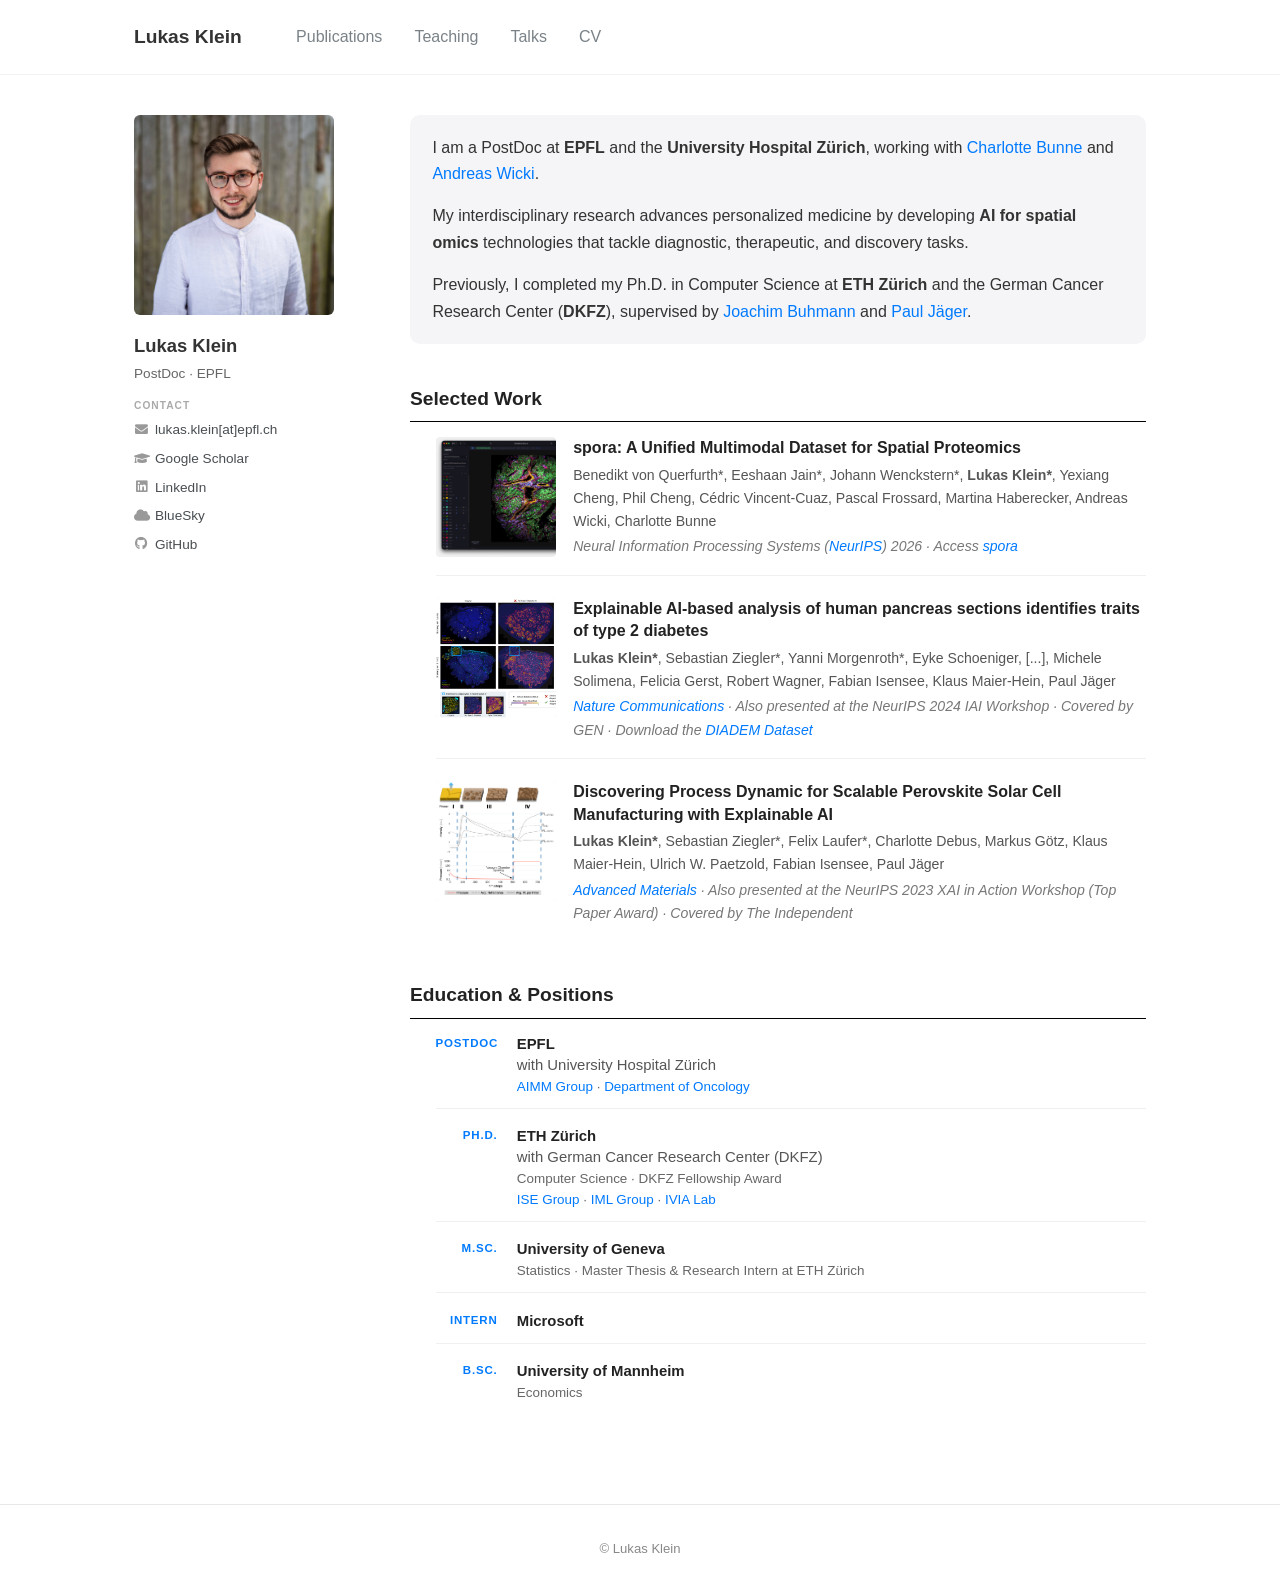
<file: index.html>
<!DOCTYPE html>
<html lang="en">
<head>
  <meta charset="utf-8" />
  <meta name="viewport" content="width=device-width, initial-scale=1" />
  <title>Lukas Klein</title>
  <link rel="icon" type="image/vnd.microsoft.icon" href="images/favicon.ico" />
  <link rel="stylesheet" href="assets/css/fontawesome-all.min.css" />
  <link rel="stylesheet" href="assets/css/academic.css" />
</head>
<body>

  <!-- Masthead -->
  <header class="masthead">
    <div class="masthead__inner">
      <div class="masthead__title"><a href="index.html">Lukas Klein</a></div>
      <nav>
        <ul class="greedy-nav">
          <li><a href="publications.html" class="nav-link">Publications</a></li>
          <li><a href="teaching.html" class="nav-link">Teaching</a></li>
          <li><a href="talks.html" class="nav-link">Talks</a></li>
          <li><a href="./images/Curriculum Vitae Lukas Klein.pdf" class="nav-link">CV</a></li>
        </ul>
      </nav>
      <button id="menu-toggle" aria-label="Menu">&#9776;</button>
    </div>
  </header>

  <!-- Mobile nav -->
  <div id="mobile-nav-menu">
    <a href="publications.html" class="nav-link">Publications</a>
    <a href="teaching.html" class="nav-link">Teaching</a>
    <a href="talks.html" class="nav-link">Talks</a>
    <a href="./images/Curriculum Vitae Lukas Klein.pdf" class="nav-link">CV</a>
  </div>

  <!-- Page content -->
  <div class="page__wrapper">

    <!-- Sidebar -->
    <aside class="sidebar">
      <div class="author__avatar">
        <img src="images/avatar.jpeg" alt="Lukas Klein" />
      </div>
      <div class="sidebar__text">
        <div class="author__info">
          <h2 class="author__name">Lukas Klein</h2>
          <p class="author__bio">PostDoc · EPFL</p>
        </div>
        <div class="author__urls-wrapper">
          <h3>Contact</h3>
          <ul class="author__urls">
            <li>
              <a href="mailto:lukas.klein@epfl.ch">
                <i class="fas fa-envelope"></i> lukas.klein[at]epfl.ch
              </a>
            </li>
            <li>
              <a href="https://scholar.google.com/citations?user=sxpuZg4AAAAJ">
                <i class="fas fa-graduation-cap"></i> Google Scholar
              </a>
            </li>
            <li>
              <a href="https://www.linkedin.com/in/lukasklein1/">
                <i class="fab fa-linkedin"></i> LinkedIn
              </a>
            </li>
            <li>
              <a href="https://bsky.app/profile/lukaskln.bsky.social">
                <i class="fas fa-cloud"></i> BlueSky
              </a>
            </li>
            <li>
              <a href="https://github.com/lukaskln">
                <i class="fab fa-github"></i> GitHub
              </a>
            </li>
          </ul>
        </div>
      </div>
    </aside>

    <!-- Main -->
    <main class="main-content">

      <div class="about-box">
        <p>
          I am a PostDoc at <strong>EPFL</strong> and the <strong>University Hospital Zürich</strong>, working with
          <a href="https://people.epfl.ch/charlotte.bunne?lang=en">Charlotte Bunne</a> and
          <a href="https://www.usz.ch/en/team/andreas-wicki/">Andreas Wicki</a>.
        </p>
        <p>
          My interdisciplinary research advances personalized medicine by developing
          <strong>AI for spatial omics</strong> technologies that tackle diagnostic, therapeutic, and discovery tasks.
        </p>
        <p>
          Previously, I completed my Ph.D. in Computer Science at <strong>ETH Zürich</strong> and the German Cancer
          Research Center (<strong>DKFZ</strong>), supervised by
          <a href="https://inf.ethz.ch/people/person-detail.buhmann.html">Joachim Buhmann</a> and
          <a href="https://pfjaeger.github.io">Paul Jäger</a>.
        </p>
      </div>

      <h2>Selected Work</h2>
      <ul class="selected-work-list">

        <li class="selected-work-item">
          <div class="selected-work-img">
            <img src="images/paper/5.png" alt="spora" />
          </div>
          <div class="selected-work-body">
            <div class="pub-title">
              <a href="https://arxiv.org/abs/2610.24002">spora: A Unified Multimodal Dataset for Spatial Proteomics</a>
            </div>
            <div class="pub-authors">Benedikt von Querfurth*, Eeshaan Jain*, Johann Wenckstern*, <strong>Lukas Klein*</strong>, Yexiang Cheng, Phil Cheng, Cédric Vincent-Cuaz, Pascal Frossard, Martina Haberecker, Andreas Wicki, Charlotte Bunne</div>
            <div class="pub-venue">Neural Information Processing Systems (<em>NeurIPS</em>) 2026 ·
              Access <a href="https://spora.bioimagearchive.org/projects/spora"><em>spora</em></a></div>
          </div>
        </li>

        <li class="selected-work-item">
          <div class="selected-work-img">
            <img src="images/paper/1.png" alt="Pancreas XAI" />
          </div>
          <div class="selected-work-body">
            <div class="pub-title">
              <a href="https://www.nature.com/articles/s41467-026-69295-2">Explainable AI-based analysis of human pancreas sections identifies traits of type 2 diabetes</a>
            </div>
            <div class="pub-authors"><strong>Lukas Klein*</strong>, Sebastian Ziegler*, Yanni Morgenroth*, Eyke Schoeniger, [...], Michele Solimena, Felicia Gerst, Robert Wagner, Fabian Isensee, Klaus Maier-Hein, Paul Jäger</div>
            <div class="pub-venue"><em>Nature Communications</em> · 
              Also presented at the NeurIPS 2024 IAI Workshop · 
              Covered by <a href="https://www.genengnews.com/topics/artificial-intelligence/ai-maps-subtle-human-pancreatic-tissue-changes-linked-to-type-2-diabetes/">GEN</a> · 
              Download the <a href="https://diadem.dzd-ev.org"><em>DIADEM Dataset</em></a></div>
          </div>
        </li>

        <li class="selected-work-item">
          <div class="selected-work-img">
            <img src="images/paper/2.png" alt="Perovskite Solar Cell" />
          </div>
          <div class="selected-work-body">
            <div class="pub-title">
              <a href="https://onlinelibrary.wiley.com/doi/full/10.1002/adma.202307160">Discovering Process Dynamic for Scalable Perovskite Solar Cell Manufacturing with Explainable AI</a>
            </div>
            <div class="pub-authors"><strong>Lukas Klein*</strong>, Sebastian Ziegler*, Felix Laufer*, Charlotte Debus, Markus Götz, Klaus Maier-Hein, Ulrich W. Paetzold, Fabian Isensee, Paul Jäger</div>
            <div class="pub-venue"><em>Advanced Materials</em> · Also presented at the NeurIPS 2023 XAI in Action Workshop (Top Paper Award) · Covered by <a href="https://www.independent.co.uk/tech/solar-panel-perovskite-ai-artificial-intelligence-b2453085.html">The Independent</a></div>
          </div>
        </li>

      </ul>

      <h2>Education &amp; Positions</h2>
      <ul class="position-list">

        <li class="position-item">
          <div class="position-label">PostDoc</div>
          <div class="position-body">
            <div class="position-title">EPFL</div>
            <div class="position-title-sub">with University Hospital Zürich</div>
            <div class="position-detail"><a href="https://aimm.epfl.ch">AIMM Group</a> · <a href="https://www.usz.ch/en/department/medical-oncology-and-hematology/">Department of Oncology</a></div>
          </div>
        </li>

        <li class="position-item">
          <div class="position-label">Ph.D.</div>
          <div class="position-body">
            <div class="position-title">ETH Zürich</div>
            <div class="position-title-sub">with German Cancer Research Center (DKFZ)</div>
            <div class="position-detail">Computer Science · DKFZ Fellowship Award</div>
            <div class="position-detail"><a href="https://ise.ethz.ch">ISE Group</a> · <a href="https://iml-dkfz.github.io">IML Group</a> · <a href="https://ivia.ch">IVIA Lab</a></div>
          </div>
        </li>

        <li class="position-item">
          <div class="position-label">M.Sc.</div>
          <div class="position-body">
            <div class="position-title">University of Geneva</div>
            <div class="position-detail">Statistics · Master Thesis &amp; Research Intern at ETH Zürich</div>
          </div>
        </li>

        <li class="position-item">
          <div class="position-label">Intern</div>
          <div class="position-body">
            <div class="position-title">Microsoft</div>
          </div>
        </li>

        <li class="position-item">
          <div class="position-label">B.Sc.</div>
          <div class="position-body">
            <div class="position-title">University of Mannheim</div>
            <div class="position-detail">Economics</div>
          </div>
        </li>

      </ul>


    </main>
  </div>

  <!-- Footer -->
  <footer class="site-footer">
    <p>&copy; Lukas Klein</p>
  </footer>

  <script>
    // Active nav link
    (function () {
      var links = document.querySelectorAll('.nav-link');
      var path = window.location.pathname.split('/').pop() || 'index.html';
      links.forEach(function (a) {
        if (a.getAttribute('href') === path) a.classList.add('active');
      });
    })();

    // Mobile menu toggle
    document.getElementById('menu-toggle').addEventListener('click', function () {
      var m = document.getElementById('mobile-nav-menu');
      m.classList.toggle('open');
    });
  </script>
</body>
</html>
</file>
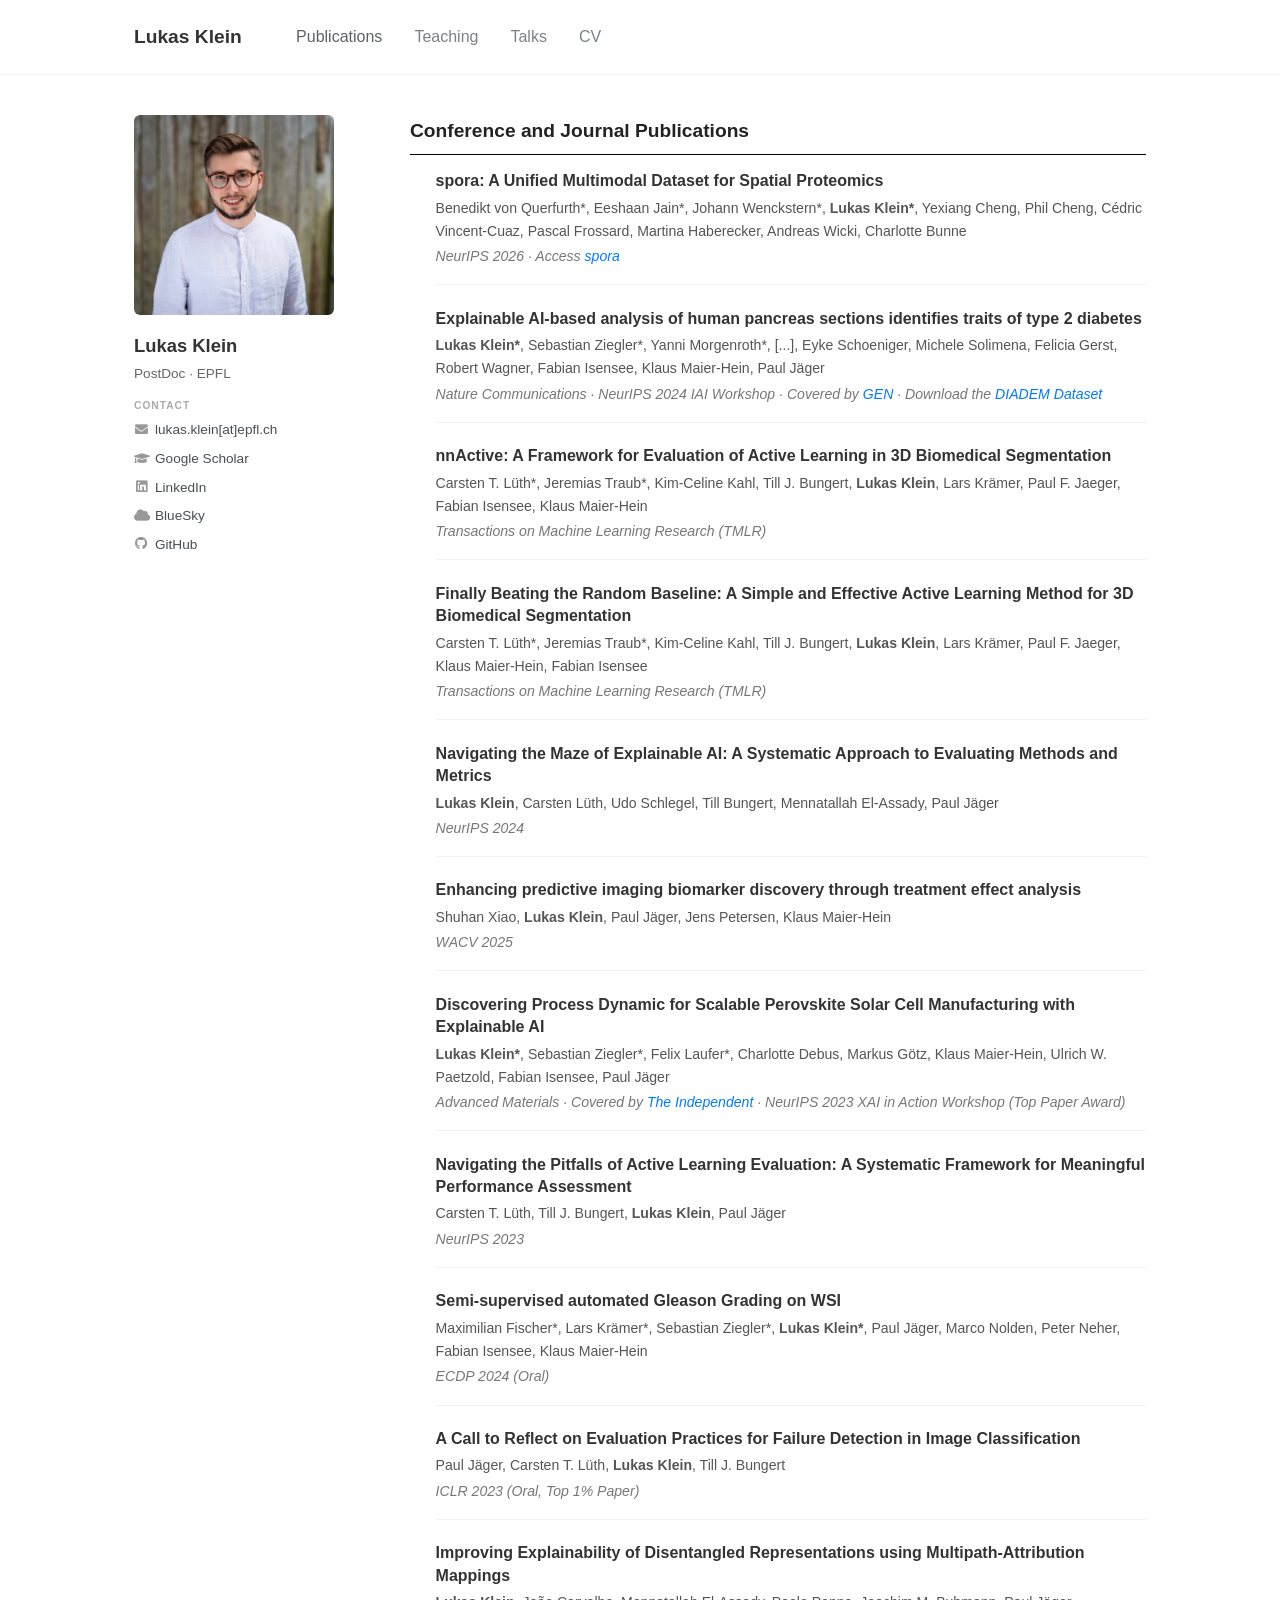
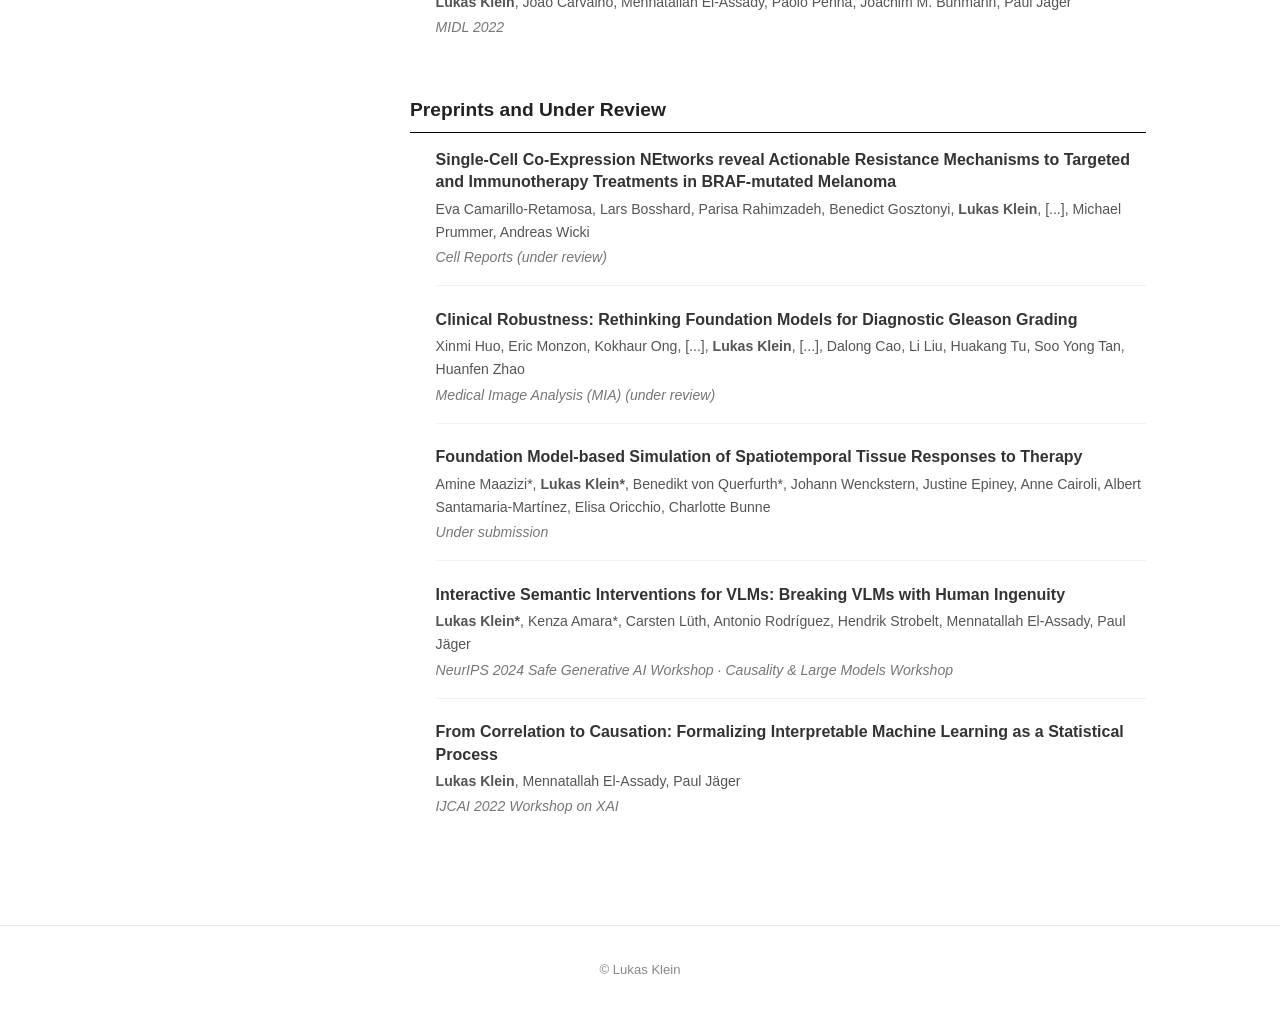
<file: publications.html>
<!DOCTYPE html>
<html lang="en">
<head>
  <meta charset="utf-8" />
  <meta name="viewport" content="width=device-width, initial-scale=1" />
  <title>Lukas Klein — Publications</title>
  <link rel="icon" type="image/vnd.microsoft.icon" href="images/favicon.ico" />
  <link rel="stylesheet" href="assets/css/fontawesome-all.min.css" />
  <link rel="stylesheet" href="assets/css/academic.css" />
</head>
<body>

  <!-- Masthead -->
  <header class="masthead">
    <div class="masthead__inner">
      <div class="masthead__title"><a href="index.html">Lukas Klein</a></div>
      <nav>
        <ul class="greedy-nav">
          <li><a href="publications.html" class="nav-link">Publications</a></li>
          <li><a href="teaching.html" class="nav-link">Teaching</a></li>
          <li><a href="talks.html" class="nav-link">Talks</a></li>
          <li><a href="./images/Curriculum Vitae Lukas Klein.pdf" class="nav-link">CV</a></li>
        </ul>
      </nav>
      <button id="menu-toggle" aria-label="Menu">&#9776;</button>
    </div>
  </header>

  <!-- Mobile nav -->
  <div id="mobile-nav-menu">
    <a href="publications.html" class="nav-link">Publications</a>
    <a href="teaching.html" class="nav-link">Teaching</a>
    <a href="talks.html" class="nav-link">Talks</a>
    <a href="./images/Curriculum Vitae Lukas Klein.pdf" class="nav-link">CV</a>
  </div>

  <!-- Page content -->
  <div class="page__wrapper">

    <!-- Sidebar -->
    <aside class="sidebar">
      <div class="author__avatar">
        <img src="images/avatar.jpeg" alt="Lukas Klein" />
      </div>
      <div class="sidebar__text">
        <div class="author__info">
          <h2 class="author__name">Lukas Klein</h2>
          <p class="author__bio">PostDoc · EPFL</p>
        </div>
        <div class="author__urls-wrapper">
          <h3>Contact</h3>
          <ul class="author__urls">
            <li>
              <a href="mailto:lukas.klein@epfl.ch">
                <i class="fas fa-envelope"></i> lukas.klein[at]epfl.ch
              </a>
            </li>
            <li>
              <a href="https://scholar.google.com/citations?user=sxpuZg4AAAAJ">
                <i class="fas fa-graduation-cap"></i> Google Scholar
              </a>
            </li>
            <li>
              <a href="https://www.linkedin.com/in/lukasklein1/">
                <i class="fab fa-linkedin"></i> LinkedIn
              </a>
            </li>
            <li>
              <a href="https://bsky.app/profile/lukaskln.bsky.social">
                <i class="fas fa-cloud"></i> BlueSky
              </a>
            </li>
            <li>
              <a href="https://github.com/lukaskln">
                <i class="fab fa-github"></i> GitHub
              </a>
            </li>
          </ul>
        </div>
      </div>
    </aside>

    <!-- Main -->
    <main class="main-content">

      <h2>Conference and Journal Publications</h2>

      <ul class="pub-list">

        <li class="pub-item">
          <div class="pub-title">
            <a href="https://arxiv.org/abs/2610.24002">
              spora: A Unified Multimodal Dataset for Spatial Proteomics
            </a>
          </div>
          <div class="pub-authors">
            Benedikt von Querfurth*, Eeshaan Jain*, Johann Wenckstern*, <strong>Lukas Klein*</strong>, Yexiang Cheng,
            Phil Cheng, Cédric Vincent-Cuaz, Pascal Frossard, Martina Haberecker, Andreas Wicki, Charlotte Bunne
          </div>
          <div class="pub-venue"><em>NeurIPS 2026</em> · Access <a href="https://spora.bioimagearchive.org/projects/spora"><em>spora</em></a></div>
        </li>

        <li class="pub-item">
          <div class="pub-title">
            <a href="https://www.nature.com/articles/s41467-026-69295-2">
              Explainable AI-based analysis of human pancreas sections identifies traits of type 2 diabetes
            </a>
          </div>
          <div class="pub-authors">
            <strong>Lukas Klein*</strong>, Sebastian Ziegler*, Yanni Morgenroth*, [...], Eyke Schoeniger,
            Michele Solimena, Felicia Gerst, Robert Wagner, Fabian Isensee, Klaus Maier-Hein, Paul Jäger
          </div>
          <div class="pub-venue"><em>Nature Communications</em> · NeurIPS 2024 IAI Workshop · Covered by <a href="https://www.genengnews.com/topics/artificial-intelligence/ai-maps-subtle-human-pancreatic-tissue-changes-linked-to-type-2-diabetes/">GEN</a> · 
              Download the <a href="https://diadem.dzd-ev.org"><em>DIADEM Dataset</em></a></div>
        </li>

        <li class="pub-item">
          <div class="pub-title">
            nnActive: A Framework for Evaluation of Active Learning in 3D Biomedical Segmentation
          </div>
          <div class="pub-authors">
            Carsten T. Lüth*, Jeremias Traub*, Kim-Celine Kahl, Till J. Bungert, <strong>Lukas Klein</strong>,
            Lars Krämer, Paul F. Jaeger, Fabian Isensee, Klaus Maier-Hein
          </div>
          <div class="pub-venue"><em>Transactions on Machine Learning Research (TMLR)</em></div>
        </li>

        <li class="pub-item">
          <div class="pub-title">
            Finally Beating the Random Baseline: A Simple and Effective Active Learning Method for 3D Biomedical Segmentation
          </div>
          <div class="pub-authors">
            Carsten T. Lüth*, Jeremias Traub*, Kim-Celine Kahl, Till J. Bungert, <strong>Lukas Klein</strong>,
            Lars Krämer, Paul F. Jaeger, Klaus Maier-Hein, Fabian Isensee
          </div>
          <div class="pub-venue"><em>Transactions on Machine Learning Research (TMLR)</em></div>
        </li>

        <li class="pub-item">
          <div class="pub-title">
            <a href="https://arxiv.org/abs/2409.16756">
              Navigating the Maze of Explainable AI: A Systematic Approach to Evaluating Methods and Metrics
            </a>
          </div>
          <div class="pub-authors">
            <strong>Lukas Klein</strong>, Carsten Lüth, Udo Schlegel, Till Bungert,
            Mennatallah El-Assady, Paul Jäger
          </div>
          <div class="pub-venue"><em>NeurIPS 2024</em></div>
        </li>

        <li class="pub-item">
          <div class="pub-title">
            <a href="https://arxiv.org/abs/2406.02534">
              Enhancing predictive imaging biomarker discovery through treatment effect analysis
            </a>
          </div>
          <div class="pub-authors">
            Shuhan Xiao, <strong>Lukas Klein</strong>, Paul Jäger, Jens Petersen, Klaus Maier-Hein
          </div>
          <div class="pub-venue"><em>WACV 2025</em></div>
        </li>

        <li class="pub-item">
          <div class="pub-title">
            <a href="https://onlinelibrary.wiley.com/doi/full/10.1002/adma.202307160">
              Discovering Process Dynamic for Scalable Perovskite Solar Cell Manufacturing with Explainable AI
            </a>
          </div>
          <div class="pub-authors">
            <strong>Lukas Klein*</strong>, Sebastian Ziegler*, Felix Laufer*, Charlotte Debus,
            Markus Götz, Klaus Maier-Hein, Ulrich W. Paetzold, Fabian Isensee, Paul Jäger
          </div>
          <div class="pub-venue">
            <em>Advanced Materials</em> ·
            Covered by <a href="https://www.independent.co.uk/tech/solar-panel-perovskite-ai-artificial-intelligence-b2453085.html">The Independent</a>
            · NeurIPS 2023 XAI in Action Workshop (Top Paper Award)
          </div>
        </li>

        <li class="pub-item">
          <div class="pub-title">
            <a href="https://papers.nips.cc/paper_files/paper/2023/file/1ed4723f12853cbd02aecb8160f5e0c9-Paper-Conference.pdf">
              Navigating the Pitfalls of Active Learning Evaluation: A Systematic Framework for Meaningful Performance Assessment
            </a>
          </div>
          <div class="pub-authors">
            Carsten T. Lüth, Till J. Bungert, <strong>Lukas Klein</strong>, Paul Jäger
          </div>
          <div class="pub-venue"><em>NeurIPS 2023</em></div>
        </li>

        <li class="pub-item">
          <div class="pub-title">Semi-supervised automated Gleason Grading on WSI</div>
          <div class="pub-authors">
            Maximilian Fischer*, Lars Krämer*, Sebastian Ziegler*, <strong>Lukas Klein*</strong>,
            Paul Jäger, Marco Nolden, Peter Neher, Fabian Isensee, Klaus Maier-Hein
          </div>
          <div class="pub-venue"><em>ECDP 2024</em> (Oral)</div>
        </li>

        <li class="pub-item">
          <div class="pub-title">
            <a href="https://arxiv.org/abs/2211.15259">
              A Call to Reflect on Evaluation Practices for Failure Detection in Image Classification
            </a>
          </div>
          <div class="pub-authors">
            Paul Jäger, Carsten T. Lüth, <strong>Lukas Klein</strong>, Till J. Bungert
          </div>
          <div class="pub-venue"><em>ICLR 2023</em> (Oral, Top 1% Paper)</div>
        </li>

        <li class="pub-item">
          <div class="pub-title">
            <a href="https://proceedings.mlr.press/v172/klein22a/klein22a.pdf">
              Improving Explainability of Disentangled Representations using Multipath-Attribution Mappings
            </a>
          </div>
          <div class="pub-authors">
            <strong>Lukas Klein</strong>, João Carvalho, Mennatallah El-Assady,
            Paolo Penna, Joachim M. Buhmann, Paul Jäger
          </div>
          <div class="pub-venue"><em>MIDL 2022</em></div>
        </li>

      </ul>

      <h2>Preprints and Under Review</h2>

      <ul class="pub-list">

        <li class="pub-item">
          <div class="pub-title">
            Single-Cell Co-Expression NEtworks reveal Actionable Resistance Mechanisms to Targeted and Immunotherapy Treatments in BRAF-mutated Melanoma
          </div>
          <div class="pub-authors">
            Eva Camarillo-Retamosa, Lars Bosshard, Parisa Rahimzadeh, Benedict Gosztonyi, <strong>Lukas Klein</strong>,
            [...], Michael Prummer, Andreas Wicki
          </div>
          <div class="pub-venue"><em>Cell Reports</em> (under review)</div>
        </li>

        <li class="pub-item">
          <div class="pub-title">
            Clinical Robustness: Rethinking Foundation Models for Diagnostic Gleason Grading
          </div>
          <div class="pub-authors">
            Xinmi Huo, Eric Monzon, Kokhaur Ong, [...], <strong>Lukas Klein</strong>, [...], Dalong Cao,
            Li Liu, Huakang Tu, Soo Yong Tan, Huanfen Zhao
          </div>
          <div class="pub-venue"><em>Medical Image Analysis (MIA)</em> (under review)</div>
        </li>

        <li class="pub-item">
          <div class="pub-title">
            Foundation Model-based Simulation of Spatiotemporal Tissue Responses to Therapy
          </div>
          <div class="pub-authors">
            Amine Maazizi*, <strong>Lukas Klein*</strong>, Benedikt von Querfurth*, Johann Wenckstern, Justine Epiney,
            Anne Cairoli, Albert Santamaria-Martínez, Elisa Oricchio, Charlotte Bunne
          </div>
          <div class="pub-venue">Under submission</div>
        </li>

        <li class="pub-item">
          <div class="pub-title">
            <a href="https://openreview.net/pdf?id=3kMucCYhYN">
              Interactive Semantic Interventions for VLMs: Breaking VLMs with Human Ingenuity
            </a>
          </div>
          <div class="pub-authors">
            <strong>Lukas Klein*</strong>, Kenza Amara*, Carsten Lüth, Antonio Rodríguez,
            Hendrik Strobelt, Mennatallah El-Assady, Paul Jäger
          </div>
          <div class="pub-venue"><em>NeurIPS 2024 Safe Generative AI Workshop</em> · Causality &amp; Large Models Workshop</div>
        </li>

        <li class="pub-item">
          <div class="pub-title">
            <a href="https://arxiv.org/abs/2207.04969">
              From Correlation to Causation: Formalizing Interpretable Machine Learning as a Statistical Process
            </a>
          </div>
          <div class="pub-authors">
            <strong>Lukas Klein</strong>, Mennatallah El-Assady, Paul Jäger
          </div>
          <div class="pub-venue"><em>IJCAI 2022 Workshop on XAI</em></div>
        </li>

      </ul>

    </main>
  </div>

  <!-- Footer -->
  <footer class="site-footer">
    <p>&copy; Lukas Klein</p>
  </footer>

  <script>
    (function () {
      var links = document.querySelectorAll('.nav-link');
      var path = window.location.pathname.split('/').pop() || 'index.html';
      links.forEach(function (a) {
        if (a.getAttribute('href') === path) a.classList.add('active');
      });
    })();
    document.getElementById('menu-toggle').addEventListener('click', function () {
      document.getElementById('mobile-nav-menu').classList.toggle('open');
    });
  </script>
</body>
</html>
</file>
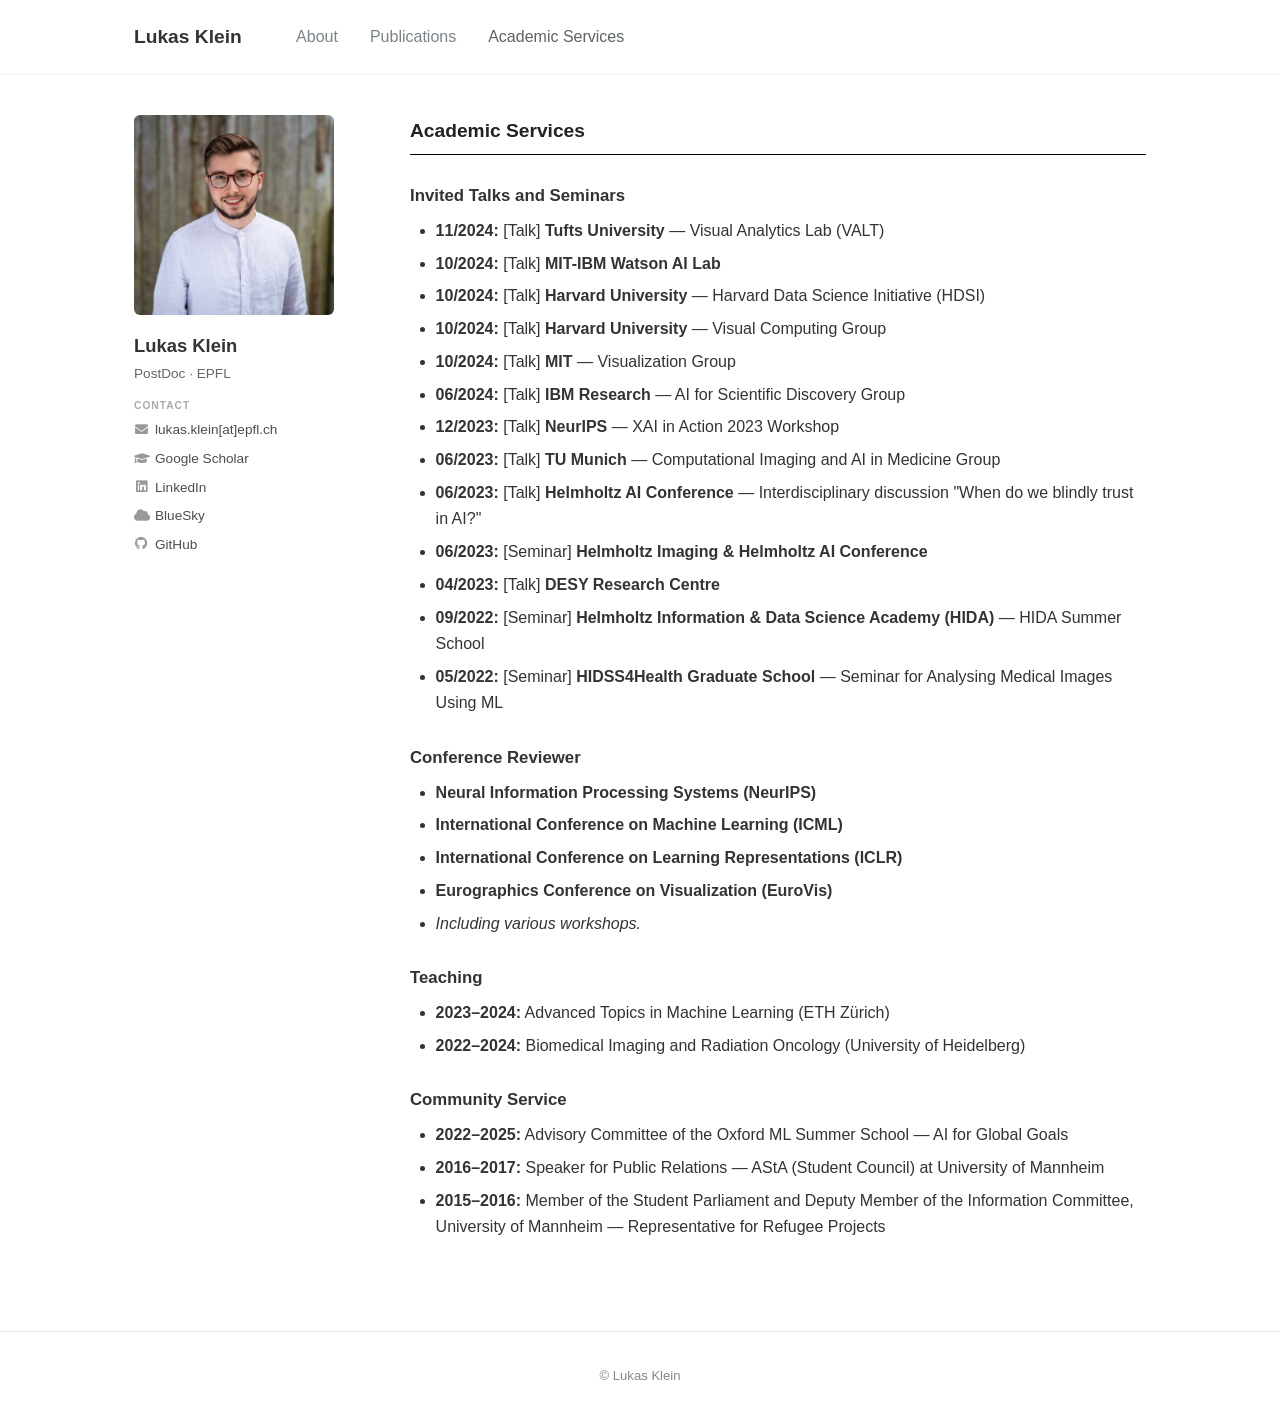
<file: services.html>
<!DOCTYPE html>
<html lang="en">
<head>
  <meta charset="utf-8" />
  <meta name="viewport" content="width=device-width, initial-scale=1" />
  <title>Lukas Klein — Academic Services</title>
  <link rel="icon" type="image/vnd.microsoft.icon" href="images/favicon.ico" />
  <link rel="stylesheet" href="assets/css/fontawesome-all.min.css" />
  <link rel="stylesheet" href="assets/css/academic.css" />
</head>
<body>

  <!-- Masthead -->
  <header class="masthead">
    <div class="masthead__inner">
      <div class="masthead__title"><a href="index.html">Lukas Klein</a></div>
      <nav>
        <ul class="greedy-nav">
          <li><a href="index.html" class="nav-link">About</a></li>
          <li><a href="publications.html" class="nav-link">Publications</a></li>
          <li><a href="services.html" class="nav-link">Academic Services</a></li>
        </ul>
      </nav>
      <button id="menu-toggle" aria-label="Menu">&#9776;</button>
    </div>
  </header>

  <!-- Mobile nav -->
  <div id="mobile-nav-menu">
    <a href="index.html" class="nav-link">About</a>
    <a href="publications.html" class="nav-link">Publications</a>
    <a href="services.html" class="nav-link">Academic Services</a>
  </div>

  <!-- Page content -->
  <div class="page__wrapper">

    <!-- Sidebar -->
    <aside class="sidebar">
      <div class="author__avatar">
        <img src="images/avatar.jpeg" alt="Lukas Klein" />
      </div>
      <div class="sidebar__text">
        <h2 class="author__name">Lukas Klein</h2>
        <p class="author__bio">PostDoc · EPFL </p>
        <div class="author__urls-wrapper">
          <h3>Contact</h3>
          <ul class="author__urls">
            <li>
              <a href="mailto:lukas.klein@epfl.ch">
                <i class="fas fa-envelope"></i> lukas.klein[at]epfl.ch
              </a>
            </li>
            <li>
              <a href="https://scholar.google.com/citations?user=sxpuZg4AAAAJ">
                <i class="fas fa-graduation-cap"></i> Google Scholar
              </a>
            </li>
            <li>
              <a href="https://www.linkedin.com/in/lukasklein1/">
                <i class="fab fa-linkedin"></i> LinkedIn
              </a>
            </li>
            <li>
              <a href="https://bsky.app/profile/lukaskln.bsky.social">
                <i class="fas fa-cloud"></i> BlueSky
              </a>
            </li>
            <li>
              <a href="https://github.com/lukaskln">
                <i class="fab fa-github"></i> GitHub
              </a>
            </li>
          </ul>
        </div>
      </div>
    </aside>

    <!-- Main -->
    <main class="main-content">

      <h2>Academic Services</h2>

      <h3>Invited Talks and Seminars</h3>
      <ul>
        <li><strong>11/2024:</strong> [Talk] <strong>Tufts University</strong> — Visual Analytics Lab (VALT)</li>
        <li><strong>10/2024:</strong> [Talk] <strong>MIT-IBM Watson AI Lab</strong></li>
        <li><strong>10/2024:</strong> [Talk] <strong>Harvard University</strong> — Harvard Data Science Initiative (HDSI)</li>
        <li><strong>10/2024:</strong> [Talk] <strong>Harvard University</strong> — Visual Computing Group</li>
        <li><strong>10/2024:</strong> [Talk] <strong>MIT</strong> — Visualization Group</li>
        <li><strong>06/2024:</strong> [Talk] <strong>IBM Research</strong> — AI for Scientific Discovery Group</li>
        <li><strong>12/2023:</strong> [Talk] <strong>NeurIPS</strong> — XAI in Action 2023 Workshop</li>
        <li><strong>06/2023:</strong> [Talk] <strong>TU Munich</strong> — Computational Imaging and AI in Medicine Group</li>
        <li><strong>06/2023:</strong> [Talk] <strong>Helmholtz AI Conference</strong> — Interdisciplinary discussion "When do we blindly trust in AI?"</li>
        <li><strong>06/2023:</strong> [Seminar] <strong>Helmholtz Imaging &amp; Helmholtz AI Conference</strong></li>
        <li><strong>04/2023:</strong> [Talk] <strong>DESY Research Centre</strong></li>
        <li><strong>09/2022:</strong> [Seminar] <strong>Helmholtz Information &amp; Data Science Academy (HIDA)</strong> — HIDA Summer School</li>
        <li><strong>05/2022:</strong> [Seminar] <strong>HIDSS4Health Graduate School</strong> — Seminar for Analysing Medical Images Using ML</li>
      </ul>

      <h3>Conference Reviewer</h3>
      <ul>
        <li><strong>Neural Information Processing Systems (NeurIPS)</strong></li>
        <li><strong>International Conference on Machine Learning (ICML)</strong></li>
        <li><strong>International Conference on Learning Representations (ICLR)</strong></li>
        <li><strong>Eurographics Conference on Visualization (EuroVis)</strong></li>
        <li><em>Including various workshops.</em></li>
      </ul>

      <h3>Teaching</h3>
      <ul>
        <li><strong>2023–2024:</strong> Advanced Topics in Machine Learning (ETH Zürich)</li>
        <li><strong>2022–2024:</strong> Biomedical Imaging and Radiation Oncology (University of Heidelberg)</li>
      </ul>

      <h3>Community Service</h3>
      <ul>
        <li><strong>2022–2025:</strong> Advisory Committee of the Oxford ML Summer School — AI for Global Goals</li>
        <li><strong>2016–2017:</strong> Speaker for Public Relations — AStA (Student Council) at University of Mannheim</li>
        <li><strong>2015–2016:</strong> Member of the Student Parliament and Deputy Member of the Information Committee, University of Mannheim — Representative for Refugee Projects</li>
      </ul>

    </main>
  </div>

  <!-- Footer -->
  <footer class="site-footer">
    <p>&copy; Lukas Klein</p>
  </footer>

  <script>
    (function () {
      var links = document.querySelectorAll('.nav-link');
      var path = window.location.pathname.split('/').pop() || 'index.html';
      links.forEach(function (a) {
        if (a.getAttribute('href') === path) a.classList.add('active');
      });
    })();
    document.getElementById('menu-toggle').addEventListener('click', function () {
      document.getElementById('mobile-nav-menu').classList.toggle('open');
    });
  </script>
</body>
</html>
</file>
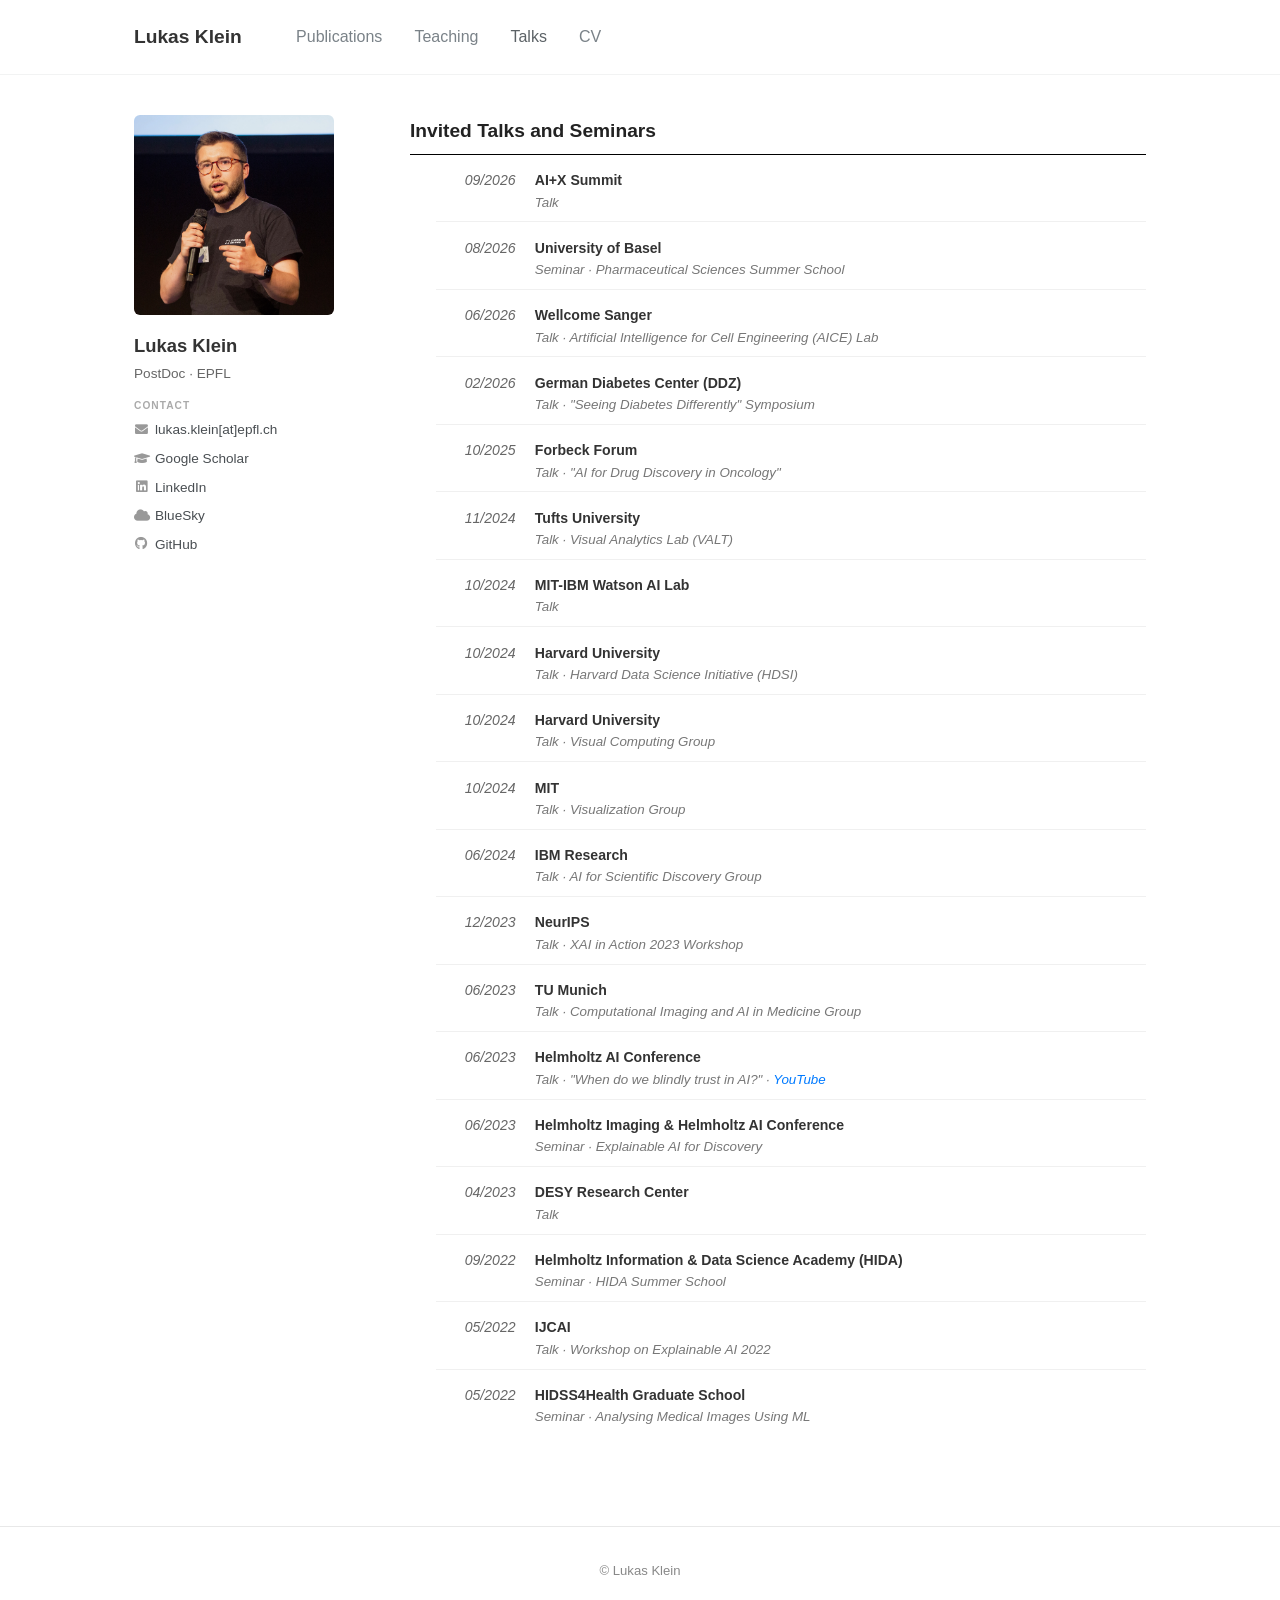
<file: talks.html>
<!DOCTYPE html>
<html lang="en">
<head>
  <meta charset="utf-8" />
  <meta name="viewport" content="width=device-width, initial-scale=1" />
  <title>Lukas Klein — Talks</title>
  <link rel="icon" type="image/vnd.microsoft.icon" href="images/favicon.ico" />
  <link rel="stylesheet" href="assets/css/fontawesome-all.min.css" />
  <link rel="stylesheet" href="assets/css/academic.css" />
</head>
<body>

  <header class="masthead">
    <div class="masthead__inner">
      <div class="masthead__title"><a href="index.html">Lukas Klein</a></div>
      <nav>
        <ul class="greedy-nav">
          <li><a href="publications.html" class="nav-link">Publications</a></li>
          <li><a href="teaching.html" class="nav-link">Teaching</a></li>
          <li><a href="talks.html" class="nav-link">Talks</a></li>
          <li><a href="./images/Curriculum Vitae Lukas Klein.pdf" class="nav-link">CV</a></li>
        </ul>
      </nav>
      <button id="menu-toggle" aria-label="Menu">&#9776;</button>
    </div>
  </header>

  <div id="mobile-nav-menu">
    <a href="publications.html" class="nav-link">Publications</a>
    <a href="teaching.html" class="nav-link">Teaching</a>
    <a href="talks.html" class="nav-link">Talks</a>
    <a href="./images/Curriculum Vitae Lukas Klein.pdf" class="nav-link">CV</a>
  </div>

  <div class="page__wrapper">

    <aside class="sidebar">
      <div class="author__avatar">
        <img src="images/Helmholtz_AI_Conference_4105.jpeg" alt="Lukas Klein at Helmholtz AI Conference" />
      </div>
      <div class="sidebar__text">
        <div class="author__info">
          <h2 class="author__name">Lukas Klein</h2>
          <p class="author__bio">PostDoc · EPFL</p>
        </div>
        <div class="author__urls-wrapper">
          <h3>Contact</h3>
          <ul class="author__urls">
            <li><a href="mailto:lukas.klein@epfl.ch"><i class="fas fa-envelope"></i> lukas.klein[at]epfl.ch</a></li>
            <li><a href="https://scholar.google.com/citations?user=sxpuZg4AAAAJ"><i class="fas fa-graduation-cap"></i> Google Scholar</a></li>
            <li><a href="https://www.linkedin.com/in/lukasklein1/"><i class="fab fa-linkedin"></i> LinkedIn</a></li>
            <li><a href="https://bsky.app/profile/lukaskln.bsky.social"><i class="fas fa-cloud"></i> BlueSky</a></li>
            <li><a href="https://github.com/lukaskln"><i class="fab fa-github"></i> GitHub</a></li>
          </ul>
        </div>
      </div>
    </aside>

    <main class="main-content">

      <h2>Invited Talks and Seminars</h2>
      <ul class="teaching-list">
        <li class="teaching-item">
          <div class="teaching-year">09/2026</div>
          <div class="teaching-body">
            <div class="teaching-name">AI+X Summit</div>
            <div class="teaching-meta"><em>Talk</em></div>
          </div>
        </li>
        <li class="teaching-item">
          <div class="teaching-year">08/2026</div>
          <div class="teaching-body">
            <div class="teaching-name">University of Basel</div>
            <div class="teaching-meta"><em>Seminar · Pharmaceutical Sciences Summer School</em></div>
          </div>
        </li>
        <li class="teaching-item">
          <div class="teaching-year">06/2026</div>
          <div class="teaching-body">
            <div class="teaching-name">Wellcome Sanger</div>
            <div class="teaching-meta"><em>Talk · Artificial Intelligence for Cell Engineering (AICE) Lab</em></div>
          </div>
        </li>
        <li class="teaching-item">
          <div class="teaching-year">02/2026</div>
          <div class="teaching-body">
            <div class="teaching-name">German Diabetes Center (DDZ)</div>
            <div class="teaching-meta"><em>Talk · "Seeing Diabetes Differently" Symposium</em></div>
          </div>
        </li>
        <li class="teaching-item">
          <div class="teaching-year">10/2025</div>
          <div class="teaching-body">
            <div class="teaching-name">Forbeck Forum</div>
            <div class="teaching-meta"><em>Talk · "AI for Drug Discovery in Oncology"</em></div>
          </div>
        </li>
        <li class="teaching-item">
          <div class="teaching-year">11/2024</div>
          <div class="teaching-body">
            <div class="teaching-name">Tufts University</div>
            <div class="teaching-meta"><em>Talk · Visual Analytics Lab (VALT)</em></div>
          </div>
        </li>
        <li class="teaching-item">
          <div class="teaching-year">10/2024</div>
          <div class="teaching-body">
            <div class="teaching-name">MIT-IBM Watson AI Lab</div>
            <div class="teaching-meta"><em>Talk</em></div>
          </div>
        </li>
        <li class="teaching-item">
          <div class="teaching-year">10/2024</div>
          <div class="teaching-body">
            <div class="teaching-name">Harvard University</div>
            <div class="teaching-meta"><em>Talk · Harvard Data Science Initiative (HDSI)</em></div>
          </div>
        </li>
        <li class="teaching-item">
          <div class="teaching-year">10/2024</div>
          <div class="teaching-body">
            <div class="teaching-name">Harvard University</div>
            <div class="teaching-meta"><em>Talk · Visual Computing Group</em></div>
          </div>
        </li>
        <li class="teaching-item">
          <div class="teaching-year">10/2024</div>
          <div class="teaching-body">
            <div class="teaching-name">MIT</div>
            <div class="teaching-meta"><em>Talk · Visualization Group</em></div>
          </div>
        </li>
        <li class="teaching-item">
          <div class="teaching-year">06/2024</div>
          <div class="teaching-body">
            <div class="teaching-name">IBM Research</div>
            <div class="teaching-meta"><em>Talk · AI for Scientific Discovery Group</em></div>
          </div>
        </li>
        <li class="teaching-item">
          <div class="teaching-year">12/2023</div>
          <div class="teaching-body">
            <div class="teaching-name">NeurIPS</div>
            <div class="teaching-meta"><em>Talk · XAI in Action 2023 Workshop</em></div>
          </div>
        </li>
        <li class="teaching-item">
          <div class="teaching-year">06/2023</div>
          <div class="teaching-body">
            <div class="teaching-name">TU Munich</div>
            <div class="teaching-meta"><em>Talk · Computational Imaging and AI in Medicine Group</em></div>
          </div>
        </li>
        <li class="teaching-item">
          <div class="teaching-year">06/2023</div>
          <div class="teaching-body">
            <div class="teaching-name">Helmholtz AI Conference</div>
            <div class="teaching-meta"><em>Talk · "When do we blindly trust in AI?" · <a href="https://www.youtube.com/live/9FGrE9xO6Ck">YouTube</a></em></div>
          </div>
        </li>
        <li class="teaching-item">
          <div class="teaching-year">06/2023</div>
          <div class="teaching-body">
            <div class="teaching-name">Helmholtz Imaging &amp; Helmholtz AI Conference</div>
            <div class="teaching-meta"><em>Seminar · Explainable AI for Discovery</em></div>
          </div>
        </li>
        <li class="teaching-item">
          <div class="teaching-year">04/2023</div>
          <div class="teaching-body">
            <div class="teaching-name">DESY Research Center</div>
            <div class="teaching-meta"><em>Talk</em></div>
          </div>
        </li>
        <li class="teaching-item">
          <div class="teaching-year">09/2022</div>
          <div class="teaching-body">
            <div class="teaching-name">Helmholtz Information &amp; Data Science Academy (HIDA)</div>
            <div class="teaching-meta"><em>Seminar · HIDA Summer School</em></div>
          </div>
        </li>
        <li class="teaching-item">
          <div class="teaching-year">05/2022</div>
          <div class="teaching-body">
            <div class="teaching-name">IJCAI</div>
            <div class="teaching-meta"><em>Talk · Workshop on Explainable AI 2022</em></div>
          </div>
        </li>
        <li class="teaching-item">
          <div class="teaching-year">05/2022</div>
          <div class="teaching-body">
            <div class="teaching-name">HIDSS4Health Graduate School</div>
            <div class="teaching-meta"><em>Seminar · Analysing Medical Images Using ML</em></div>
          </div>
        </li>
      </ul>

    </main>
  </div>

  <footer class="site-footer">
    <p>&copy; Lukas Klein</p>
  </footer>

  <script>
    (function () {
      var links = document.querySelectorAll('.nav-link');
      var path = window.location.pathname.split('/').pop() || 'index.html';
      links.forEach(function (a) {
        if (a.getAttribute('href') === path) a.classList.add('active');
      });
    })();
    document.getElementById('menu-toggle').addEventListener('click', function () {
      document.getElementById('mobile-nav-menu').classList.toggle('open');
    });
  </script>
</body>
</html>
</file>
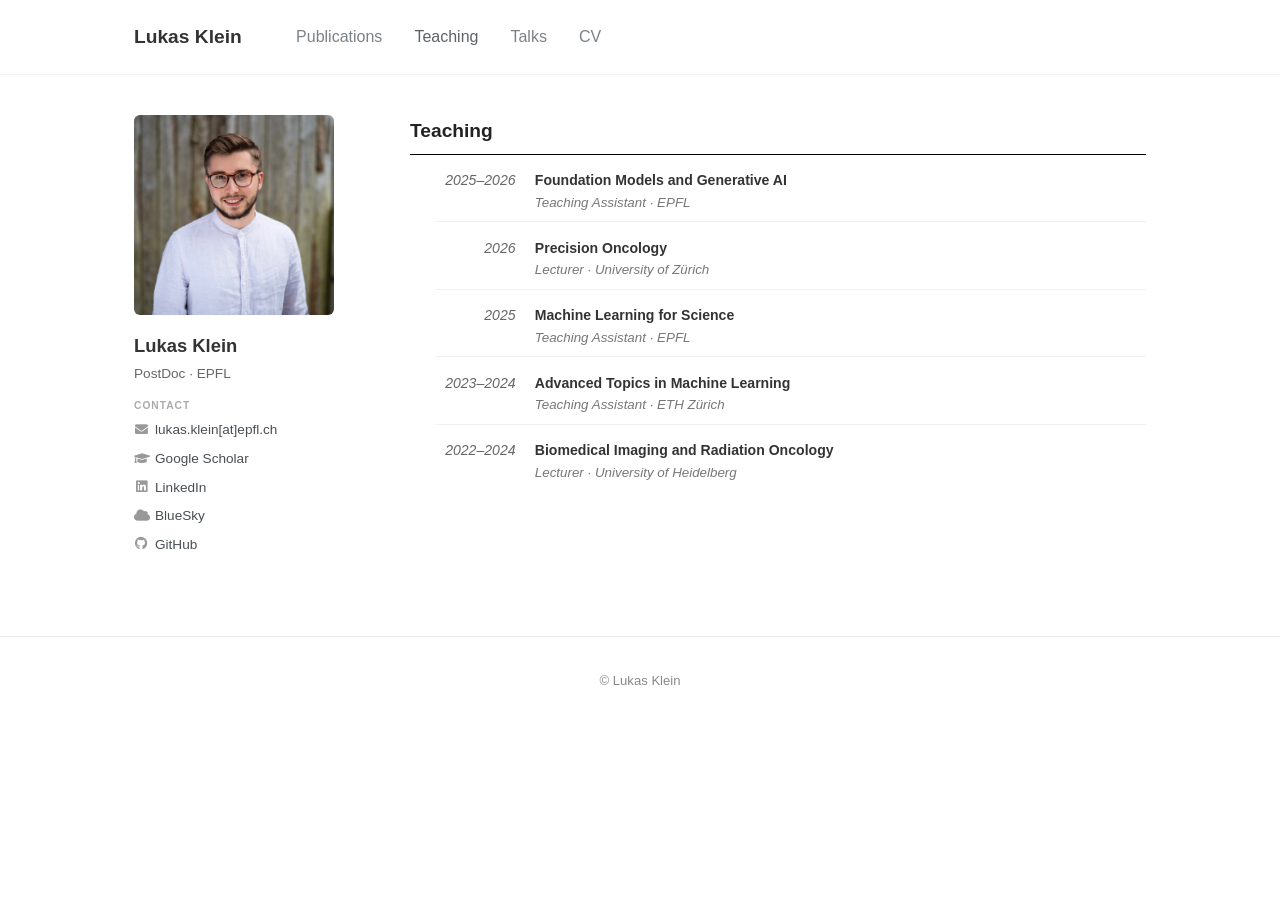
<file: teaching.html>
<!DOCTYPE html>
<html lang="en">
<head>
  <meta charset="utf-8" />
  <meta name="viewport" content="width=device-width, initial-scale=1" />
  <title>Lukas Klein — Teaching</title>
  <link rel="icon" type="image/vnd.microsoft.icon" href="images/favicon.ico" />
  <link rel="stylesheet" href="assets/css/fontawesome-all.min.css" />
  <link rel="stylesheet" href="assets/css/academic.css" />
</head>
<body>

  <header class="masthead">
    <div class="masthead__inner">
      <div class="masthead__title"><a href="index.html">Lukas Klein</a></div>
      <nav>
        <ul class="greedy-nav">
          <li><a href="publications.html" class="nav-link">Publications</a></li>
          <li><a href="teaching.html" class="nav-link">Teaching</a></li>
          <li><a href="talks.html" class="nav-link">Talks</a></li>
          <li><a href="./images/Curriculum Vitae Lukas Klein.pdf" class="nav-link">CV</a></li>
        </ul>
      </nav>
      <button id="menu-toggle" aria-label="Menu">&#9776;</button>
    </div>
  </header>

  <div id="mobile-nav-menu">
    <a href="publications.html" class="nav-link">Publications</a>
    <a href="teaching.html" class="nav-link">Teaching</a>
    <a href="talks.html" class="nav-link">Talks</a>
    <a href="./images/Curriculum Vitae Lukas Klein.pdf" class="nav-link">CV</a>
  </div>

  <div class="page__wrapper">

    <aside class="sidebar">
      <div class="author__avatar">
        <img src="images/avatar.jpeg" alt="Lukas Klein" />
      </div>
      <div class="sidebar__text">
        <div class="author__info">
          <h2 class="author__name">Lukas Klein</h2>
          <p class="author__bio">PostDoc · EPFL</p>
        </div>
        <div class="author__urls-wrapper">
          <h3>Contact</h3>
          <ul class="author__urls">
            <li><a href="mailto:lukas.klein@epfl.ch"><i class="fas fa-envelope"></i> lukas.klein[at]epfl.ch</a></li>
            <li><a href="https://scholar.google.com/citations?user=sxpuZg4AAAAJ"><i class="fas fa-graduation-cap"></i> Google Scholar</a></li>
            <li><a href="https://www.linkedin.com/in/lukasklein1/"><i class="fab fa-linkedin"></i> LinkedIn</a></li>
            <li><a href="https://bsky.app/profile/lukaskln.bsky.social"><i class="fas fa-cloud"></i> BlueSky</a></li>
            <li><a href="https://github.com/lukaskln"><i class="fab fa-github"></i> GitHub</a></li>
          </ul>
        </div>
      </div>
    </aside>

    <main class="main-content">

      <h2>Teaching</h2>
      <ul class="teaching-list">
        <li class="teaching-item">
          <div class="teaching-year">2025–2026</div>
          <div class="teaching-body">
            <div class="teaching-name">Foundation Models and Generative AI</div>
            <div class="teaching-meta"><em>Teaching Assistant · EPFL</em></div>
          </div>
        </li>
        <li class="teaching-item">
          <div class="teaching-year">2026</div>
          <div class="teaching-body">
            <div class="teaching-name">Precision Oncology</div>
            <div class="teaching-meta"><em>Lecturer · University of Zürich</em></div>
          </div>
        </li>
        <li class="teaching-item">
          <div class="teaching-year">2025</div>
          <div class="teaching-body">
            <div class="teaching-name">Machine Learning for Science</div>
            <div class="teaching-meta"><em>Teaching Assistant · EPFL</em></div>
          </div>
        </li>
        <li class="teaching-item">
          <div class="teaching-year">2023–2024</div>
          <div class="teaching-body">
            <div class="teaching-name">Advanced Topics in Machine Learning</div>
            <div class="teaching-meta"><em>Teaching Assistant · ETH Zürich</em></div>
          </div>
        </li>
        <li class="teaching-item">
          <div class="teaching-year">2022–2024</div>
          <div class="teaching-body">
            <div class="teaching-name">Biomedical Imaging and Radiation Oncology</div>
            <div class="teaching-meta"><em>Lecturer · University of Heidelberg</em></div>
          </div>
        </li>
      </ul>

    </main>
  </div>

  <footer class="site-footer">
    <p>&copy; Lukas Klein</p>
  </footer>

  <script>
    (function () {
      var links = document.querySelectorAll('.nav-link');
      var path = window.location.pathname.split('/').pop() || 'index.html';
      links.forEach(function (a) {
        if (a.getAttribute('href') === path) a.classList.add('active');
      });
    })();
    document.getElementById('menu-toggle').addEventListener('click', function () {
      document.getElementById('mobile-nav-menu').classList.toggle('open');
    });
  </script>
</body>
</html>
</file>
<file: assets/css/academic.css>
/* =============================================
   Academic Portfolio — Minimal Mistakes style
   ============================================= */

/* Reset */
*, *::before, *::after { box-sizing: border-box; }
html { scroll-behavior: smooth; }
body {
  margin: 0;
  font-family: -apple-system, BlinkMacSystemFont, "Segoe UI", Roboto,
               "Helvetica Neue", Arial, sans-serif;
  font-size: 16px;
  line-height: 1.65;
  color: #333;
  background: #fff;
}

/* ---- Masthead / Top nav ---- */
.masthead {
  background: #fff;
  border-bottom: 1px solid #f2f3f3;
  position: sticky;
  top: 0;
  z-index: 200;
  animation: intro 0.3s both;
  animation-delay: 0.15s;
}
@keyframes intro {
  from { opacity: 0; transform: translateY(-4px); }
  to   { opacity: 1; transform: translateY(0); }
}
.masthead__inner {
  max-width: 1060px;
  margin: 0 auto;
  padding: 1em 1.5em;
  font-family: -apple-system, "San Francisco", "Roboto", sans-serif;
  display: flex;
  align-items: center;
  justify-content: flex-start;
}
.masthead__title a {
  font-weight: 700;
  font-size: 1.2em;
  color: #333;
  text-decoration: none;
  margin-right: 2em;
  white-space: nowrap;
}
.masthead__title a:hover { color: #5c6266; }

.greedy-nav {
  display: flex;
  align-items: center;
  list-style: none;
  margin: 0;
  padding: 0;
  background: #fff;
}
.greedy-nav a {
  display: block;
  margin: 0 1rem;
  padding: 0.5rem 0;
  color: #7a8288;
  text-decoration: none;
  font-weight: 400;
  font-size: 1em;
  transition: color 0.15s;
}
.greedy-nav a:hover {
  color: #5c6266;
}
.greedy-nav a.active {
  color: #5c6266;
}

/* Mobile hamburger */
#menu-toggle {
  display: none;
  background: none;
  border: none;
  font-size: 1.3em;
  cursor: pointer;
  color: #333;
  padding: 0.3em;
}

/* ---- Page layout ---- */
.page__wrapper {
  max-width: 1060px;
  margin: 0 auto;
  padding: 2.5em 1.5em 3em;
  display: flex;
  gap: 3.5em;
  align-items: flex-start;
}

/* ---- Sidebar ---- */
.sidebar {
  width: 220px;
  flex-shrink: 0;
  position: sticky;
  top: 76px;           /* below masthead */
  align-self: flex-start;
}

.author__avatar img {
  width: 200px;
  height: 200px;
  border-radius: 6px;
  object-fit: cover;
  display: block;
  margin-bottom: 1em;
}

.author__name {
  font-size: 1.15em;
  font-weight: 700;
  color: #333;
  margin: 0 0 0.1em;
}
.author__bio {
  font-size: 0.85em;
  color: #666;
  margin: 0 0 1em;
  line-height: 1.5;
}

.author__urls-wrapper {
  font-size: 0.85em;
}
.author__urls-wrapper h3 {
  font-size: 0.75em;
  text-transform: uppercase;
  letter-spacing: 0.1em;
  color: #aaa;
  font-weight: 700;
  margin: 0 0 0.5em;
  border: none;
  padding: 0;
}
.author__urls {
  list-style: none;
  margin: 0;
  padding: 0;
}
.author__urls li {
  margin-bottom: 0.45em;
}
.author__urls a {
  color: #494e52;
  text-decoration: none;
  display: flex;
  align-items: center;
  gap: 0.5em;
  transition: color 0.15s;
}
.author__urls a:hover { color: #007AFF; }
.author__urls i {
  width: 1.1em;
  text-align: center;
  color: #999;
  font-size: 0.95em;
}

/* ---- Main content ---- */
.main-content {
  flex: 1;
  min-width: 0;
}

/* Typography */
.main-content h1 {
  font-size: 1.9em;
  font-weight: 700;
  margin: 0 0 0.4em;
  line-height: 1.2;
  color: #222;
}
.main-content h2 {
  font-size: 1.2em;
  font-weight: 700;
  color: #222;
  border-bottom: 1px solid #000;
  padding-bottom: 0.35em;
  margin: 2em 0 0.8em;
}
.main-content h2:first-child { margin-top: 0; }
.main-content h3 {
  font-size: 1.05em;
  font-weight: 700;
  color: #333;
  margin: 1.6em 0 0.5em;
  border: none;
  padding: 0;
}
.main-content p {
  margin: 0 0 1em;
}
.main-content ul, .main-content ol {
  padding-left: 1.6em;
  margin: 0 0 1em;
}
.main-content li {
  margin-bottom: 0.4em;
}

/* Links */
a { color: #007AFF; text-decoration: none; }
a:hover { text-decoration: underline; }

/* CV button */
.btn {
  display: inline-flex;
  align-items: center;
  gap: 0.4em;
  padding: 0.45em 1em;
  background: #007AFF;
  color: #fff !important;
  border-radius: 4px;
  font-size: 0.9em;
  font-weight: 600;
  text-decoration: none !important;
  margin-top: 0.8em;
  transition: background 0.15s;
  border: none;
  cursor: pointer;
}
.btn:hover { background: #0071E3; }

/* ---- About box ---- */
.about-box {
  background: #f5f5f7;
  border-radius: 10px;
  padding: 1.2em 1.4em;
  margin-bottom: 1.5em;
}
.about-box p:last-child { margin-bottom: 0; }

/* ---- Selected Work ---- */
.selected-work-list {
  list-style: none;
  padding: 0;
  margin: 0;
}
.selected-work-item {
  display: flex;
  gap: 1.1em;
  padding: 1em 0;
  border-bottom: 1px solid #f0f0f0;
  align-items: flex-start;
}
.selected-work-item:first-child { padding-top: 0; }
.selected-work-item:last-child { border-bottom: none; }
.selected-work-img {
  flex-shrink: 0;
  width: 120px;
  height: 120px;
}
.selected-work-img img {
  width: 120px;
  height: 120px;
  object-fit: cover;
  object-position: left center;
  border-radius: 4px;
  display: block;
  background: #f0f0f0;
}
.selected-work-body {
  flex: 1;
  min-width: 0;
}
.selected-work-body .pub-title a { color: #222; }
.selected-work-body .pub-title a:hover { color: #007AFF; }
.selected-work-body .pub-venue em { color: #007AFF; }
.selected-work-body .pub-venue a { color: #777; }
.selected-work-body .pub-venue a:hover { color: #007AFF; }

/* ---- Position / Education list ---- */
.position-list {
  list-style: none;
  padding: 0;
  margin: 0;
}
.position-item {
  display: grid;
  grid-template-columns: 62px 1fr;
  gap: 0 1.2em;
  padding: 0.7em 0;
  border-bottom: 1px solid #f0f0f0;
  align-items: start;
}
.position-item:first-child { padding-top: 0; }
.position-item:last-child { border-bottom: none; }
.position-label {
  font-size: 0.72em;
  font-weight: 700;
  text-transform: uppercase;
  letter-spacing: 0.07em;
  color: #007AFF;
  padding-top: 0;
  text-align: right;
}
.position-title {
  font-size: 0.93em;
  font-weight: 600;
  color: #222;
  line-height: 1.4;
}
.position-title-sub {
  font-size: 0.93em;
  font-weight: 400;
  color: #555;
  line-height: 1.4;
}
.position-detail {
  font-size: 0.84em;
  color: #666;
  margin-top: 0.15em;
  line-height: 1.4;
}

/* ---- Page hero image ---- */
.page-hero-img {
  float: right;
  width: 180px;
  height: 180px;
  object-fit: cover;
  object-position: center 20%;
  border-radius: 8px;
  margin: 0 0 1.5em 1.8em;
}

/* ---- Publication entries ---- */
.pub-list {
  list-style: none;
  padding: 0;
  margin: 0;
}
.pub-item {
  padding: 1em 0;
  border-bottom: 1px solid #f0f0f0;
}
.pub-item:first-child { padding-top: 0; }
.pub-item:last-child { border-bottom: none; }
.pub-title {
  font-size: 1em;
  font-weight: 600;
  line-height: 1.4;
  margin-bottom: 0.25em;
}
.pub-title a { color: #333; }
.pub-title a:hover { color: #007AFF; text-decoration: underline; }
.pub-authors {
  font-size: 0.88em;
  color: #555;
  margin-bottom: 0.15em;
}
.pub-venue {
  font-size: 0.88em;
  color: #777;
  font-style: italic;
}

/* ---- Teaching list ---- */
.teaching-list {
  list-style: none;
  padding: 0;
  margin: 0;
}
.teaching-item {
  display: grid;
  grid-template-columns: 80px 1fr;
  gap: 0 1.2em;
  padding: 0.55em 0;
  border-bottom: 1px solid #f0f0f0;
  align-items: start;
}
.teaching-item:first-child { padding-top: 0; }
.teaching-item:last-child { border-bottom: none; }
.teaching-year {
  font-size: 0.88em;
  font-style: italic;
  color: #666;
  text-align: right;
  line-height: 1.5;
}
.teaching-body {
  font-size: 0.88em;
  color: #333;
  line-height: 1.5;
}
.teaching-name {
  font-weight: 600;
}
.teaching-meta {
  font-size: 0.95em;
  color: #777;
  margin-top: 0.1em;
}

/* ---- Service sections ---- */
.service-section { margin-bottom: 0.5em; }

/* ---- Footer ---- */
.site-footer {
  border-top: 1px solid #e8e8e8;
  text-align: center;
  padding: 1.5em;
  color: #888;
  font-size: 0.82em;
  margin-top: 2em;
}

/* ---- Mobile nav overlay ---- */
.mobile-nav-overlay {
  display: none;
  position: fixed;
  inset: 0;
  background: rgba(0,0,0,0.5);
  z-index: 190;
}
#mobile-nav-menu {
  display: none;
  position: fixed;
  top: 56px;
  right: 0;
  width: 220px;
  background: #fff;
  border-left: 1px solid #e8e8e8;
  box-shadow: -2px 4px 12px rgba(0,0,0,.1);
  z-index: 195;
  padding: 1em 0;
}
#mobile-nav-menu.open { display: block; }
#mobile-nav-menu a {
  display: block;
  padding: 0.65em 1.5em;
  color: #7a8288;
  font-weight: 400;
  font-size: 1em;
  text-decoration: none;
}
#mobile-nav-menu a:hover,
#mobile-nav-menu a.active { color: #5c6266; font-weight: 600; background: #f7f9fb; }

/* ---- Responsive ---- */
@media (max-width: 860px) {
  .page__wrapper { gap: 2.5em; }
  .sidebar { width: 180px; }
  .author__avatar img { width: 160px; height: 160px; border-radius: 5px; }
}

@media (max-width: 680px) {
  .masthead__inner { justify-content: space-between; }
  #menu-toggle { display: block; margin-left: auto; }

  .page__wrapper {
    flex-direction: column;
    padding-top: 1.5em;
  }
  .sidebar {
    width: 100%;
    position: static;
    display: flex;
    flex-direction: column;
    gap: 1em;
    align-items: flex-start;
  }
  .author__avatar { width: 100%; }
  .author__avatar img {
    width: 100%;
    height: auto;
    border-radius: 6px;
  }
  .sidebar__text {
    width: 100%;
    display: flex;
    gap: 1.5em;
    align-items: flex-start;
  }
  .author__info { flex: 1; }
  .author__urls-wrapper { flex-shrink: 0; }
  .greedy-nav { display: none; }
}
</file>
